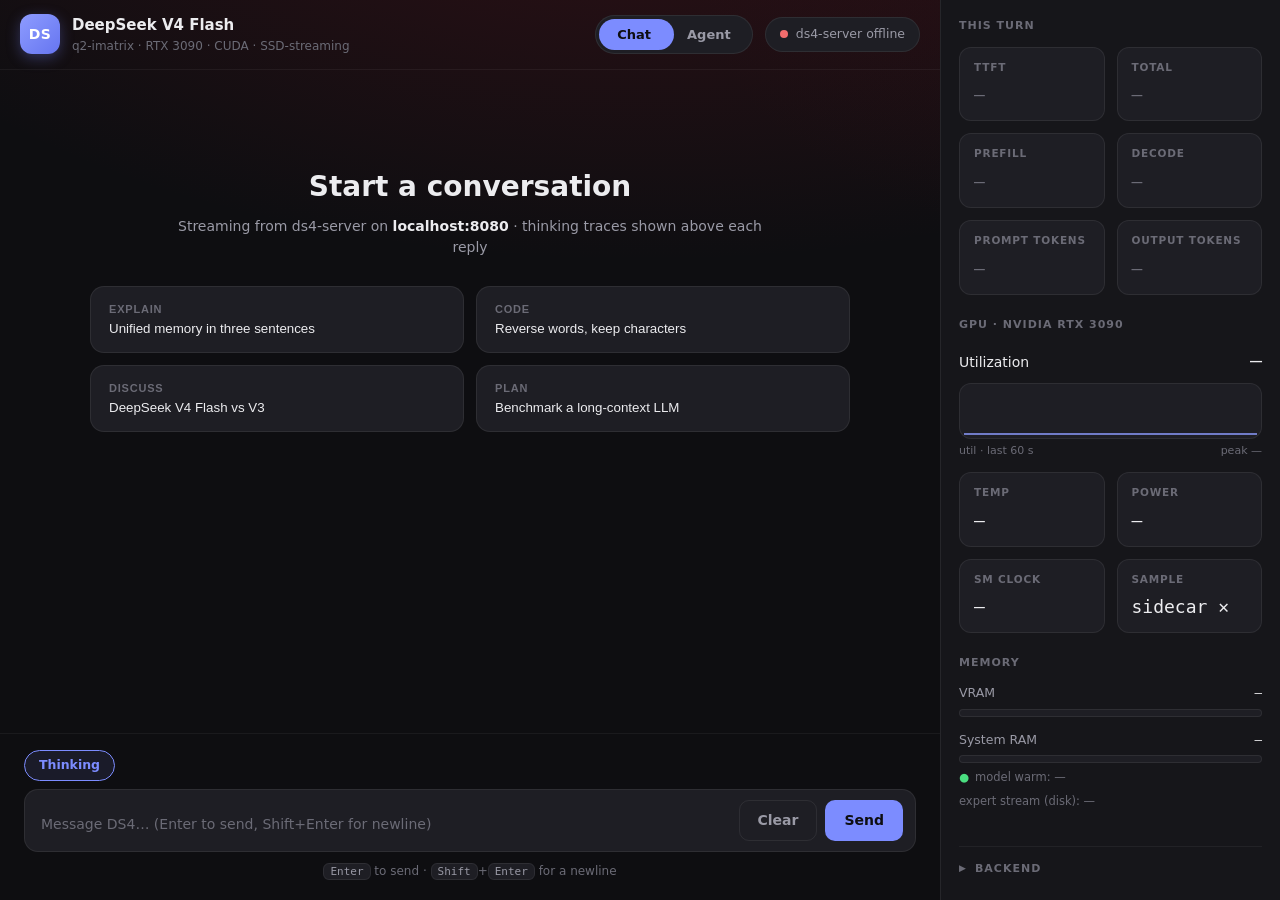
<file: index.html>
<!DOCTYPE html>
<html lang="en">
<head>
  <meta charset="utf-8">
  <meta name="viewport" content="width=device-width, initial-scale=1">
  <title>DS4 · DeepSeek V4 Flash</title>
  <link rel="stylesheet" href="styles.css">
</head>
<body>
  <div class="app">
    <!-- ===================== MAIN ===================== -->
    <main class="main">
      <header class="topbar">
        <div class="brand">
          <div class="brand__badge">DS</div>
          <div class="brand__meta">
            <div class="brand__title">DeepSeek V4 Flash</div>
            <div class="brand__sub" id="brandSub">q2-imatrix · RTX 3090 · CUDA · SSD-streaming</div>
          </div>
        </div>

        <div class="topbar__right">
          <div class="segmented" id="modeToggle">
            <span class="segmented__thumb"></span>
            <button class="segmented__btn is-active" data-mode="chat">Chat</button>
            <button class="segmented__btn" data-mode="agent">Agent</button>
          </div>
          <div class="status" id="serverStatus" data-state="online">
            <span class="status__dot"></span>
            <span class="status__label">ds4-server online</span>
          </div>
        </div>
      </header>

      <section class="conversation">
        <!-- Empty state (Chat) -->
        <div class="empty" id="emptyState">
          <h1 class="empty__title">Start a conversation</h1>
          <p class="empty__sub">Streaming from ds4-server on <b>localhost:8080</b> · thinking traces shown above each reply</p>
          <div class="cards" id="suggestionCards"></div>
        </div>

        <!-- Agent mode: display-only tool-call preview -->
        <div class="agent-preview" id="agentPreview" hidden>
          <div class="agent-note">
            <span class="agent-note__icon">🛠️</span>
            <div><b>Agent mode — preview only.</b> Tool calls are shown to capture intent; they are
              <b>not executed yet</b>. Planned: wire these to a sandboxed tool executor in the metrics
              sidecar. See <code>frontend_specs.md</code> §10.</div>
          </div>
          <div class="turn">
            <div class="msg msg--user">Refactor <code>ds4_ssd.c</code> to add a bounds check on the read path.</div>
            <details class="think" open>
              <summary>Thinking</summary>
              <div>Read the streaming read path, find the unchecked <code>read()</code>, then propose an edit that clamps the length to the buffer capacity.</div>
            </details>
            <div class="toolcall">
              <div class="toolcall__head"><span class="toolcall__icon">⚙</span> read_file <span class="toolcall__badge">preview</span></div>
              <pre class="toolcall__args">{ "path": "ds4_ssd.c", "lines": "1-60" }</pre>
            </div>
            <div class="toolcall">
              <div class="toolcall__head"><span class="toolcall__icon">⚙</span> edit_file <span class="toolcall__badge">preview</span></div>
              <pre class="toolcall__args">{ "path": "ds4_ssd.c",
  "find":    "n = read(fd, buf, len);",
  "replace": "if (len > cap) len = cap;\n    n = read(fd, buf, len);" }</pre>
            </div>
          </div>
        </div>
        <div class="messages" id="messages"></div>
      </section>

      <footer class="composer">
        <div class="composer__opts">
          <button class="chip is-on" id="thinkToggle" title="Toggle thinking mode">Thinking</button>
        </div>
        <div class="composer__box">
          <textarea id="input" class="composer__input" rows="1"
            placeholder="Message DS4… (Enter to send, Shift+Enter for newline)"></textarea>
          <div class="composer__actions">
            <button class="btn btn--ghost" id="clearBtn">Clear</button>
            <button class="btn btn--primary" id="sendBtn">Send</button>
          </div>
        </div>
        <div class="composer__hint"><kbd>Enter</kbd> to send · <kbd>Shift</kbd>+<kbd>Enter</kbd> for a newline</div>
      </footer>
    </main>

    <!-- ===================== TELEMETRY RAIL ===================== -->
    <aside class="rail">
      <section>
        <div class="rail__label">This turn</div>
        <div class="tiles">
          <div class="tile"><div class="tile__k">TTFT</div><div class="tile__v is-empty" id="mTtft">—</div></div>
          <div class="tile"><div class="tile__k">Total</div><div class="tile__v is-empty" id="mTotal">—</div></div>
          <div class="tile"><div class="tile__k">Prefill</div><div class="tile__v is-empty" id="mPrefill">—</div></div>
          <div class="tile"><div class="tile__k">Decode</div><div class="tile__v is-empty" id="mDecode">—</div></div>
          <div class="tile"><div class="tile__k">Prompt tokens</div><div class="tile__v is-empty" id="mPrompt">—</div></div>
          <div class="tile"><div class="tile__k">Output tokens</div><div class="tile__v is-empty" id="mOutput">—</div></div>
        </div>
      </section>

      <section>
        <div class="rail__label" id="gpuLabel">GPU · NVIDIA RTX 3090</div>
        <div class="util">
          <div class="util__head"><span>Utilization</span><span class="util__pct" id="gpuUtil">—</span></div>
          <canvas class="util__spark" id="utilSpark"></canvas>
          <div class="util__foot"><span>util · last 60 s</span><span id="gpuPeak">peak —</span></div>
        </div>
        <div class="tiles">
          <div class="tile"><div class="tile__k">Temp</div><div class="tile__v" id="gpuTemp">—</div></div>
          <div class="tile"><div class="tile__k">Power</div><div class="tile__v" id="gpuPower">—</div></div>
          <div class="tile"><div class="tile__k">SM clock</div><div class="tile__v" id="gpuClock">—</div></div>
          <div class="tile"><div class="tile__k">Sample</div><div class="tile__v" id="sampleHz">—</div></div>
        </div>
      </section>

      <section>
        <div class="rail__label">Memory</div>
        <div class="bar">
          <div class="bar__head"><span>VRAM</span><span id="vramTxt">—</span></div>
          <div class="bar__track"><div class="bar__fill bar__fill--accent" id="vramFill" style="width:0%"></div></div>
        </div>
        <div class="bar">
          <div class="bar__head"><span>System RAM</span><span id="ramTxt">—</span></div>
          <div class="bar__track"><div class="bar__fill bar__fill--warn" id="ramFill" style="width:0%"></div></div>
          <div class="bar__note" id="ramNote"><span class="ok">●</span> model warm: —</div>
          <div class="bar__note" id="diskNote">expert stream (disk): —</div>
        </div>
      </section>

      <details class="backend" id="backend">
        <summary>Backend</summary>
        <div class="backend__body">
          <dl id="backendDl"></dl>
        </div>
      </details>
    </aside>
  </div>

  <div class="toast" id="toast"></div>

  <script src="config.js" defer></script>
  <script src="app.js" defer></script>
</body>
</html>
</file>
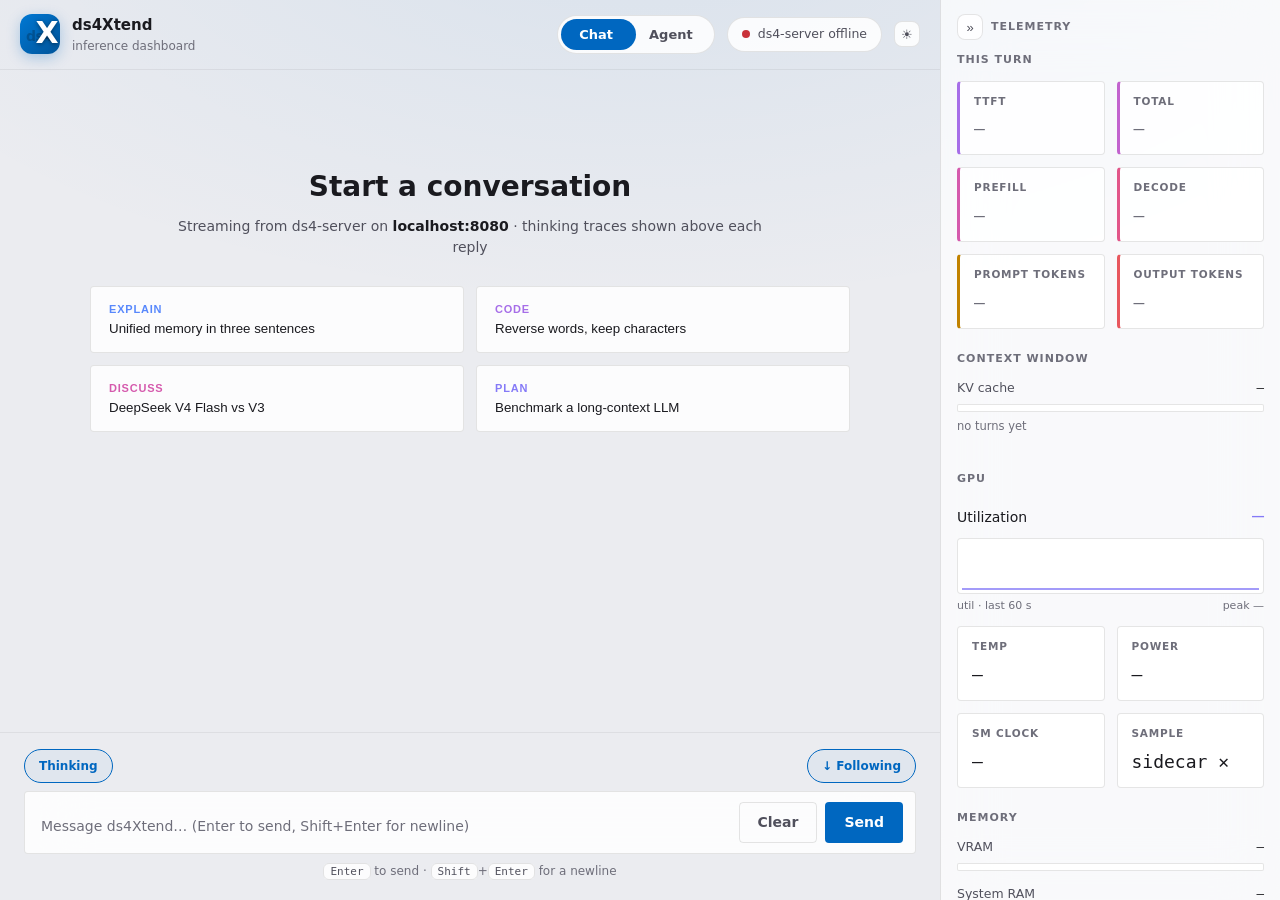
<file: code/index.html>
<!DOCTYPE html>
<!-- SPDX-License-Identifier: GPL-3.0-or-later -->
<!-- Copyright (C) 2026 Grant Harris -->
<html lang="en">
<head>
  <meta charset="utf-8">
  <meta name="viewport" content="width=device-width, initial-scale=1">
  <title>ds4Xtend · DeepSeek V4 Flash</title>
  <script>
    /* set the theme attribute before first paint so there's no light/dark flash (FOUC) */
    (function () {
      var saved = null; try { saved = localStorage.getItem("ds4x:theme"); } catch (e) {}
      document.documentElement.setAttribute("data-theme", saved || "light");   // default to the light/bright theme
    })();
  </script>
  <link rel="stylesheet" href="styles.css">
</head>
<body>
  <div class="app">
    <!-- ===================== LEFT RAIL (working tree · agent only) ===================== -->
    <aside class="lrail" id="leftRail" hidden>
      <div class="rail__hd">
        <span class="rail__ttl">Working tree</span>
        <button class="rail__icon" id="fileTreeRefresh" title="Refresh">⟳</button>
        <button class="rail__toggle" id="leftRailToggle" title="Collapse panel">«</button>
      </div>
      <div class="rail__body">
        <div class="lrail__ws">
          <span class="agent__wslabel">🔒 Workspace</span>
          <span class="agent__ws" id="agentWs">no folder locked</span>
        </div>
        <button class="chip lrail__pick" id="agentPick">Choose folder…</button>
        <div class="picker" id="picker" hidden>
          <div class="picker__head">
            <button class="btn btn--ghost" id="pickerUp">↑ Up</button>
            <span class="picker__path" id="pickerPath">~</span>
          </div>
          <div class="picker__list" id="pickerList"></div>
          <div class="picker__foot">
            <span class="picker__hint">Locked to this folder only.</span>
            <span class="picker__btns">
              <button class="btn btn--ghost" id="pickerCancel">Cancel</button>
              <button class="btn btn--primary" id="pickerLock">Lock</button>
            </span>
          </div>
        </div>
        <div class="filetree__list" id="fileTreeList"><div class="filetree__empty">lock a folder to see files</div></div>
      </div>
    </aside>
    <!-- ===================== MAIN ===================== -->
    <main class="main">
      <header class="topbar">
        <div class="brand">
          <div class="brand__badge" aria-label="ds4Xtend">
            <svg class="brand__mark" viewBox="0 0 40 40" role="img" aria-hidden="true">
              <text class="brand__mark-sub" x="6" y="27">ds4</text>
              <text class="brand__mark-x" x="27" y="29">X</text>
            </svg>
          </div>
          <div class="brand__meta">
            <div class="brand__title">ds4Xtend</div>
            <div class="brand__sub" id="brandSub">inference dashboard</div>
          </div>
        </div>

        <div class="topbar__right">
          <div class="segmented" id="modeToggle">
            <span class="segmented__thumb"></span>
            <button class="segmented__btn is-active" data-mode="chat">Chat</button>
            <button class="segmented__btn" data-mode="agent">Agent</button>
          </div>
          <div class="status" id="serverStatus" data-state="online">
            <span class="status__dot"></span>
            <span class="status__label">ds4-server online</span>
          </div>
          <button class="rail__icon" id="themeToggle" title="Toggle light / dark theme" aria-label="Toggle theme">◐</button>
        </div>
      </header>

      <section class="conversation">
        <!-- Empty state (Chat) -->
        <div class="empty" id="emptyState">
          <h1 class="empty__title">Start a conversation</h1>
          <p class="empty__sub">Streaming from ds4-server on <b>localhost:8080</b> · thinking traces shown above each reply</p>
          <div class="cards" id="suggestionCards"></div>
        </div>

        <!-- Agent mode: workspace-locked file agent -->
        <div class="agent" id="agentPanel" hidden>
          <div class="messages" id="agentMessages"></div>
          <div class="agent__empty" id="agentEmpty">Lock a folder (in the left panel), then ask the agent to read or edit files in it.</div>
        </div>

        <div class="messages" id="messages"></div>
      </section>

      <footer class="composer">
        <div class="composer__opts">
          <button class="chip is-on" id="thinkChip" title="Toggle thinking">Thinking</button>
          <div class="thinksw" id="thinkSwitch" hidden role="group" aria-label="Thinking mode" title="Thinking — on · off · auto (model decides per turn)">
            <button type="button" class="thinksw__btn" data-tm="on">Thinking</button>
            <button type="button" class="thinksw__btn" data-tm="off">Off</button>
            <button type="button" class="thinksw__btn is-active" data-tm="auto">Auto</button>
          </div>
          <div class="seg2" id="agentModeToggle" hidden title="Ask: show a diff and wait before each write · Auto: apply writes immediately (still inside the folder)">
            <span class="seg2__thumb"></span>
            <button class="seg2__btn is-active" data-am="ask">Ask</button>
            <button class="seg2__btn" data-am="auto">Auto</button>
          </div>
          <button class="chip is-on" id="stickToggle" title="Stick to the bottom while streaming">↓ Following</button>
        </div>
        <div class="composer__box">
          <textarea id="input" class="composer__input" rows="1"
            placeholder="Message ds4Xtend… (Enter to send, Shift+Enter for newline)"></textarea>
          <div class="composer__actions">
            <button class="btn btn--ghost" id="clearBtn">Clear</button>
            <button class="btn btn--primary" id="sendBtn">Send</button>
          </div>
        </div>
        <div class="composer__below">
          <div class="composer__hint"><kbd>Enter</kbd> to send · <kbd>Shift</kbd>+<kbd>Enter</kbd> for a newline</div>
          <div class="seg2" id="sendLoopToggle" title="Send: run once · Loop: re-run this prompt until you press Stop">
            <span class="seg2__thumb"></span>
            <button class="seg2__btn is-active" data-sl="send">Send</button>
            <button class="seg2__btn" data-sl="loop">Loop</button>
          </div>
        </div>
      </footer>
    </main>

    <!-- ===================== TELEMETRY RAIL ===================== -->
    <aside class="rail" id="rightRail">
      <div class="rail__hd">
        <button class="rail__toggle" id="rightRailToggle" title="Collapse panel">»</button>
        <span class="rail__ttl">Telemetry</span>
      </div>
      <div class="rail__body">
      <section>
        <div class="rail__label">This turn</div>
        <div class="tiles">
          <div class="tile"><div class="tile__k">TTFT</div><div class="tile__v is-empty" id="mTtft">—</div></div>
          <div class="tile"><div class="tile__k">Total</div><div class="tile__v is-empty" id="mTotal">—</div></div>
          <div class="tile"><div class="tile__k">Prefill</div><div class="tile__v is-empty" id="mPrefill">—</div></div>
          <div class="tile"><div class="tile__k">Decode</div><div class="tile__v is-empty" id="mDecode">—</div></div>
          <div class="tile"><div class="tile__k">Prompt tokens</div><div class="tile__v is-empty" id="mPrompt">—</div></div>
          <div class="tile"><div class="tile__k">Output tokens</div><div class="tile__v is-empty" id="mOutput">—</div></div>
        </div>
      </section>

      <section>
        <div class="rail__label">Context window</div>
        <div class="bar">
          <div class="bar__head"><span>KV cache</span><span id="ctxTxt">—</span></div>
          <div class="bar__track"><div class="bar__fill bar__fill--accent" id="ctxFill" style="width:0%"></div></div>
          <div class="bar__note" id="ctxNote">no turns yet</div>
        </div>
      </section>

      <section>
        <div class="rail__label" id="gpuLabel">GPU</div>
        <div class="util">
          <div class="util__head"><span>Utilization</span><span class="util__pct" id="gpuUtil">—</span></div>
          <canvas class="util__spark" id="utilSpark"></canvas>
          <div class="util__foot"><span>util · last 60 s</span><span id="gpuPeak">peak —</span></div>
        </div>
        <div class="tiles">
          <div class="tile"><div class="tile__k">Temp</div><div class="tile__v" id="gpuTemp">—</div></div>
          <div class="tile"><div class="tile__k">Power</div><div class="tile__v" id="gpuPower">—</div></div>
          <div class="tile"><div class="tile__k">SM clock</div><div class="tile__v" id="gpuClock">—</div></div>
          <div class="tile"><div class="tile__k">Sample</div><div class="tile__v" id="sampleHz">—</div></div>
        </div>
      </section>

      <section>
        <div class="rail__label">Memory</div>
        <div class="bar">
          <div class="bar__head"><span>VRAM</span><span id="vramTxt">—</span></div>
          <div class="bar__track"><div class="bar__fill bar__fill--accent" id="vramFill" style="width:0%"></div></div>
        </div>
        <div class="bar">
          <div class="bar__head"><span>System RAM</span><span id="ramTxt">—</span></div>
          <div class="bar__track"><div class="bar__fill bar__fill--warn" id="ramFill" style="width:0%"></div></div>
          <div class="bar__note" id="ramNote"><span class="ok">●</span> model warm: —</div>
          <div class="bar__note" id="diskNote">expert stream (disk): —</div>
        </div>
      </section>

      <details class="backend" id="backend">
        <summary>Backend</summary>
        <div class="backend__body">
          <dl id="backendDl"></dl>
        </div>
      </details>
      </div>
    </aside>
  </div>

  <div class="toast" id="toast"></div>

  <script src="config.js" defer></script>
  <script src="Agent_Tools/tools.js" defer></script>
  <script src="app.js" defer></script>
</body>
</html>
</file>
<file: styles.css>
/* ============================================================
   DS4 Web Frontend — Pop!_OS COSMIC theme  (Phase 1: shell + theme)
   ============================================================ */

:root {
  /* surfaces (near-black, slightly warm) */
  --bg:          #0E0E11;
  --surface:     #16161A;
  --surface-2:   #1E1E24;
  --surface-3:   #26262E;
  --border:      rgba(255,255,255,0.07);
  --divider:     rgba(255,255,255,0.05);
  /* text */
  --text:        #ECECEF;
  --text-dim:    #9A9AA6;
  --text-faint:  #6B6B76;
  /* accent (COSMIC periwinkle) */
  --accent:      #7C8CFF;
  --accent-hover:#8E9CFF;
  --accent-press:#6675F0;
  --on-accent:   #0E0E11;
  /* semantic */
  --online:      #4ADE80;
  --warn:        #F0A35E;
  --danger:      #F26D6D;
  /* radii / spacing */
  --r-card: 14px; --r-tile: 12px; --r-btn: 10px; --r-pill: 999px;
  --gap: 12px; --pad: 16px;
  --rail-w: 340px;

  --font: "Fira Sans", "Inter", system-ui, -apple-system, sans-serif;
  --mono: "Fira Mono", "JetBrains Mono", ui-monospace, "SF Mono", monospace;
}

* { box-sizing: border-box; }
html, body { height: 100%; margin: 0; }

body {
  font-family: var(--font);
  color: var(--text);
  background: var(--bg);
  /* warm maroon vignette like the reference image */
  background-image:
    radial-gradient(120% 80% at 50% -15%, rgba(120,20,32,0.30) 0%, transparent 55%),
    radial-gradient(90% 60% at 100% 0%, rgba(80,16,28,0.22) 0%, transparent 50%);
  background-attachment: fixed;
  -webkit-font-smoothing: antialiased;
  font-size: 14px;
  line-height: 1.5;
}

/* thin scrollbars */
* { scrollbar-width: thin; scrollbar-color: var(--surface-3) transparent; }
*::-webkit-scrollbar { width: 8px; height: 8px; }
*::-webkit-scrollbar-thumb { background: var(--surface-3); border-radius: 999px; }

kbd {
  font-family: var(--mono); font-size: 11px; color: var(--text-dim);
  background: var(--surface-2); border: 1px solid var(--border);
  border-radius: 6px; padding: 1px 6px;
}

/* ---------------- layout ---------------- */
.app {
  display: grid;
  grid-template-columns: minmax(0, 1fr) var(--rail-w);
  height: 100vh;
}
.main { display: flex; flex-direction: column; min-width: 0; }

/* ---------------- top bar ---------------- */
.topbar {
  display: flex; align-items: center; justify-content: space-between;
  gap: var(--gap); padding: 14px 20px;
  border-bottom: 1px solid var(--divider);
}
.brand { display: flex; align-items: center; gap: 12px; min-width: 0; }
.brand__badge {
  width: 40px; height: 40px; flex: none; border-radius: 12px;
  display: grid; place-items: center; font-weight: 700; letter-spacing: .5px;
  color: #fff; background: linear-gradient(135deg, var(--accent-hover), var(--accent-press));
  box-shadow: 0 4px 14px rgba(108,123,232,0.35);
}
.brand__title { font-weight: 600; font-size: 15px; }
.brand__sub { color: var(--text-faint); font-size: 12px; }

.topbar__right { display: flex; align-items: center; gap: 12px; }

/* segmented control (Chat | Agent) */
.segmented {
  position: relative; display: inline-flex; padding: 3px;
  background: var(--surface-2); border: 1px solid var(--border); border-radius: var(--r-pill);
}
.segmented__thumb {
  position: absolute; top: 3px; left: 3px; height: calc(100% - 6px); width: calc(50% - 3px);
  border-radius: var(--r-pill); background: var(--accent);
  transition: transform .18s ease; z-index: 0;
}
.segmented.is-agent .segmented__thumb { transform: translateX(100%); }
.segmented__btn {
  position: relative; z-index: 1; appearance: none; border: 0; background: transparent;
  color: var(--text-dim); font: inherit; font-weight: 600; font-size: 13px;
  padding: 6px 18px; border-radius: var(--r-pill); cursor: pointer; transition: color .15s ease;
}
.segmented__btn.is-active { color: var(--on-accent); }

/* status pill */
.status {
  display: inline-flex; align-items: center; gap: 8px;
  padding: 7px 14px; border-radius: var(--r-pill);
  background: var(--surface-2); border: 1px solid var(--border);
  font-size: 12.5px; color: var(--text-dim);
}
.status__dot { width: 8px; height: 8px; border-radius: 50%; background: var(--text-faint); }
.status[data-state="online"]  .status__dot { background: var(--online); box-shadow: 0 0 8px var(--online); }
.status[data-state="offline"] .status__dot { background: var(--danger); }
.status[data-state="connecting"] .status__dot { background: var(--warn); }

/* ---------------- conversation ---------------- */
.conversation { flex: 1; overflow: auto; padding: 24px; }

.empty { max-width: 760px; margin: 8vh auto 0; text-align: center; }
.empty__title { font-size: 28px; font-weight: 600; margin: 0 0 8px; }
.empty__sub { color: var(--text-dim); margin: 0 auto 28px; max-width: 620px; }
.empty__sub b { color: var(--text); font-weight: 600; }

.cards { display: grid; grid-template-columns: 1fr 1fr; gap: var(--gap); }
.card {
  text-align: left; cursor: pointer; padding: 16px 18px;
  background: var(--surface-2); border: 1px solid var(--border); border-radius: var(--r-card);
  transition: transform .15s ease, border-color .15s ease, background .15s ease;
}
.card:hover { background: var(--surface-3); border-color: var(--accent); transform: translateY(-2px); }
.card__tag { font-size: 11px; letter-spacing: .8px; color: var(--text-faint); font-weight: 700; }
.card__text { margin-top: 6px; color: var(--text); }

/* agent preview (display-only) */
.agent-preview { max-width: 760px; margin: 6vh auto 0; }
.agent-note {
  display: flex; gap: 12px; padding: 14px 16px; margin-bottom: 18px;
  background: rgba(124,140,255,0.08); border: 1px solid rgba(124,140,255,0.30);
  border-radius: var(--r-card); color: var(--text-dim); font-size: 13px;
}
.agent-note b { color: var(--text); }
.agent-note__icon { font-size: 18px; line-height: 1; }
.turn { display: flex; flex-direction: column; gap: 12px; }
.msg { padding: 12px 14px; border-radius: var(--r-card); max-width: 90%; }
.msg--user { align-self: flex-end; background: var(--surface-2); border: 1px solid var(--border); }
.think {
  background: var(--surface); border: 1px dashed var(--border); border-radius: var(--r-tile);
  padding: 8px 12px; color: var(--text-dim); font-size: 13px;
}
.think summary { cursor: pointer; color: var(--text-faint); font-weight: 600; letter-spacing: .4px; }
.think > div { margin-top: 8px; }
.toolcall { background: var(--surface-2); border: 1px solid var(--border); border-radius: var(--r-tile); overflow: hidden; }
.toolcall__head {
  display: flex; align-items: center; gap: 8px; padding: 8px 12px;
  font-family: var(--mono); font-size: 13px; color: var(--accent-hover);
  border-bottom: 1px solid var(--divider);
}
.toolcall__icon { color: var(--text-dim); }
.toolcall__badge {
  margin-left: auto; font-family: var(--font); font-size: 10px; letter-spacing: .6px;
  color: var(--warn); border: 1px solid rgba(240,163,94,0.4); border-radius: var(--r-pill); padding: 1px 8px;
}
.toolcall__args { margin: 0; padding: 10px 12px; font-family: var(--mono); font-size: 12.5px; color: var(--text-dim); white-space: pre-wrap; }

/* ---------------- composer ---------------- */
.composer { padding: 16px 24px 20px; border-top: 1px solid var(--divider); }
.composer__box {
  display: flex; align-items: flex-end; gap: 10px; padding: 10px 12px;
  background: var(--surface-2); border: 1px solid var(--border); border-radius: var(--r-card);
  transition: border-color .15s ease;
}
.composer__box:focus-within { border-color: var(--accent); }
.composer__input {
  flex: 1; resize: none; border: 0; outline: 0; background: transparent;
  color: var(--text); font: inherit; max-height: 200px; padding: 6px 4px;
}
.composer__input::placeholder { color: var(--text-faint); }
.composer__actions { display: flex; gap: 8px; }
.composer__hint { text-align: center; color: var(--text-faint); font-size: 12px; margin-top: 10px; }

.btn { appearance: none; font: inherit; font-weight: 600; cursor: pointer; border-radius: var(--r-btn); padding: 9px 18px; border: 1px solid transparent; transition: background .15s ease, border-color .15s ease, opacity .15s ease; }
.btn--primary { background: var(--accent); color: var(--on-accent); }
.btn--primary:hover { background: var(--accent-hover); }
.btn--primary:active { background: var(--accent-press); }
.btn--ghost { background: transparent; color: var(--text-dim); border-color: var(--border); }
.btn--ghost:hover { background: var(--surface-3); color: var(--text); }

/* ---------------- right rail (telemetry) ---------------- */
.rail {
  overflow: auto; background: var(--surface);
  border-left: 1px solid var(--border); padding: 18px 18px 28px;
  display: flex; flex-direction: column; gap: 22px;
}
.rail__label { text-transform: uppercase; letter-spacing: 1px; font-size: 11px; color: var(--text-faint); font-weight: 700; margin-bottom: 12px; }

.tiles { display: grid; grid-template-columns: 1fr 1fr; gap: var(--gap); }
.tile { background: var(--surface-2); border: 1px solid var(--border); border-radius: var(--r-tile); padding: 12px 14px; }
.tile__k { font-size: 10.5px; letter-spacing: .8px; text-transform: uppercase; color: var(--text-faint); font-weight: 700; }
.tile__v { font-family: var(--mono); font-size: 18px; margin-top: 6px; color: var(--text); }
.tile__v.is-empty { color: var(--text-faint); }

/* GPU utilization + sparkline */
.util { margin-bottom: var(--gap); }
.util__head { display: flex; justify-content: space-between; align-items: baseline; }
.util__pct { font-family: var(--mono); font-size: 20px; }
.util__spark { display: block; width: 100%; height: 56px; margin: 8px 0 4px;
  background: var(--surface-2); border: 1px solid var(--border); border-radius: var(--r-tile); }
.util__foot { display: flex; justify-content: space-between; font-size: 11px; color: var(--text-faint); }

/* memory bars */
.bar { margin-bottom: 14px; }
.bar__head { display: flex; justify-content: space-between; font-size: 12.5px; color: var(--text-dim); margin-bottom: 6px; }
.bar__head span:last-child { font-family: var(--mono); color: var(--text); }
.bar__track { height: 8px; border-radius: var(--r-pill); background: var(--surface-2); border: 1px solid var(--border); overflow: hidden; }
.bar__fill { height: 100%; border-radius: var(--r-pill); transition: width .4s ease; }
.bar__fill--accent { background: linear-gradient(90deg, var(--accent-press), var(--accent-hover)); }
.bar__fill--warn { background: linear-gradient(90deg, #E0884A, var(--warn)); }
.bar__note { margin-top: 6px; font-size: 11.5px; color: var(--text-faint); display: flex; align-items: center; gap: 6px; }
.bar__note .ok { color: var(--online); }

/* backend collapsible */
.backend { border-top: 1px solid var(--divider); padding-top: 14px; }
.backend > summary { cursor: pointer; list-style: none; text-transform: uppercase; letter-spacing: 1px; font-size: 11px; color: var(--text-faint); font-weight: 700; display: flex; align-items: center; gap: 8px; }
.backend > summary::-webkit-details-marker { display: none; }
.backend > summary::before { content: "▶"; font-size: 9px; transition: transform .15s ease; }
.backend[open] > summary::before { transform: rotate(90deg); }
.backend__body { margin-top: 12px; }
.backend__body dl { display: grid; grid-template-columns: auto 1fr; gap: 6px 14px; margin: 0; font-size: 12.5px; }
.backend__body dt { color: var(--text-faint); }
.backend__body dd { margin: 0; font-family: var(--mono); color: var(--text-dim); text-align: right; }

/* toast (Phase-1 feedback for not-yet-wired actions) */
.toast {
  position: fixed; left: 50%; bottom: 90px; transform: translateX(-50%) translateY(10px);
  background: var(--surface-3); border: 1px solid var(--border); color: var(--text);
  padding: 10px 16px; border-radius: var(--r-btn); font-size: 13px; opacity: 0; pointer-events: none;
  transition: opacity .2s ease, transform .2s ease; box-shadow: 0 10px 30px rgba(0,0,0,0.4);
}
.toast.is-show { opacity: 1; transform: translateX(-50%) translateY(0); }

/* ---------------- chat (Phase 2) ---------------- */
.messages { max-width: 760px; margin: 0 auto; display: flex; flex-direction: column; gap: 16px; }
.msg--assistant { align-self: flex-start; background: var(--surface); border: 1px solid var(--border); max-width: 94%; }
.msg--error { border-color: rgba(242,109,109,0.45); }
.msg--error .md { color: var(--danger); }
.msg__meta { margin-top: 8px; font-size: 11.5px; color: var(--text-faint); font-family: var(--mono); }
.think__body { margin-top: 8px; white-space: pre-wrap; color: var(--text-dim); font-size: 13px; max-height: 320px; overflow: auto; }

.md { line-height: 1.55; }
.md.is-streaming { white-space: pre-wrap; }
.md > :first-child { margin-top: 0; } .md > :last-child { margin-bottom: 0; }
.md p { margin: 8px 0; }
.md h1,.md h2,.md h3 { margin: 14px 0 6px; line-height: 1.25; font-weight: 600; }
.md h1 { font-size: 19px; } .md h2 { font-size: 17px; } .md h3 { font-size: 15px; }
.md ul,.md ol { margin: 8px 0; padding-left: 22px; } .md li { margin: 3px 0; }
.md a { color: var(--accent-hover); }
.md code { font-family: var(--mono); font-size: 12.5px; background: var(--surface-2); border: 1px solid var(--border); border-radius: 6px; padding: 1px 5px; }
.md pre { margin: 0; }
.md pre code { display: block; padding: 12px 14px; background: var(--bg); border: 1px solid var(--border); border-radius: var(--r-tile); overflow-x: auto; white-space: pre; }
.codewrap { position: relative; margin: 10px 0; }
.codewrap .copy { position: absolute; top: 8px; right: 8px; font: inherit; font-size: 11px; cursor: pointer;
  color: var(--text-dim); background: var(--surface-2); border: 1px solid var(--border); border-radius: 6px; padding: 3px 9px; opacity: 0; transition: opacity .15s ease; }
.codewrap:hover .copy { opacity: 1; }
.cursor { display: inline-block; width: 7px; height: 1.05em; background: var(--accent); vertical-align: text-bottom; margin-left: 2px; animation: blink 1s steps(2) infinite; }
@keyframes blink { 50% { opacity: 0; } }

/* thinking toggle chip */
.composer__opts { display: flex; gap: 8px; margin-bottom: 8px; }
.chip { appearance: none; cursor: pointer; font: inherit; font-size: 12.5px; font-weight: 600; color: var(--text-dim);
  background: var(--surface-2); border: 1px solid var(--border); border-radius: var(--r-pill); padding: 5px 14px; transition: color .15s ease, border-color .15s ease, background .15s ease; }
.chip.is-on { color: var(--accent); border-color: var(--accent); background: rgba(124,140,255,0.10); }

.btn:disabled { opacity: .5; cursor: not-allowed; }
.btn--stop { background: var(--danger); color: #fff; }
.btn--stop:hover { background: #f58383; }

/* ---------------- responsive ---------------- */
@media (max-width: 1100px) {
  .app { grid-template-columns: 1fr; height: auto; min-height: 100vh; }
  .rail { border-left: 0; border-top: 1px solid var(--border); }
  .conversation { min-height: 50vh; }
}

@media (prefers-reduced-motion: reduce) {
  * { transition: none !important; }
}
</file>
<file: code/styles.css>
/* SPDX-License-Identifier: GPL-3.0-or-later */
/* Copyright (C) 2026 Grant Harris */
/* ============================================================
   ds4Xtend — UIXtend theme  (dual: light-acrylic / dark-glass)
   Token layers: A) primitives (:root)  B) per-theme semantics
   ============================================================ */

:root {
  /* ---- Layer A: UIXtend primitives (theme-independent) ---- */
  --ux-blue:      #0067C0;            /* Windows accent */
  --ux-blue-rgb:  0,103,192;          /* for alpha-state recipes */
  --ux-white:     #FFFFFF;  --ux-white-rgb: 255,255,255;
  --ux-black:     #000000;  --ux-black-rgb: 0,0,0;
  /* 10-color OKLCH accessibility palette (deuteranomaly-safe, green excluded) */
  --ux-p1:  #5888FC;  --ux-p2:  #857AF7;  --ux-p3:  #A66EE8;  --ux-p4:  #C263CE;
  --ux-p5:  #D55AAD;  --ux-p6:  #E25689;  --ux-p7:  #E8575E;  --ux-p8:  #E65F2A;
  --ux-p9:  #DB6D00;  --ux-p10: #C18200;
  /* accent overlay states (UIXtend: 4.7 / 9.8 / 17.6 %) — laid over a surface */
  --accent-bg-idle:  rgba(var(--ux-blue-rgb), .047);
  --accent-bg-hover: rgba(var(--ux-blue-rgb), .098);
  --accent-bg-press: rgba(var(--ux-blue-rgb), .176);

  /* ---- radii: square / minimal (UIXtend) ---- */
  --r-card: 4px; --r-tile: 4px; --r-btn: 4px; --r-ctrl: 2px; --r-pill: 999px;
  /* ---- spacing / layout ---- */
  --gap: 12px; --pad: 16px; --rail-w: 340px; --lrail-w: 264px;

  /* ---- typography: Segoe-first system stack (offline-safe; falls back on Linux) ---- */
  --font: "Segoe UI Variable", "Segoe UI", system-ui, "Inter", -apple-system, sans-serif;
  --mono: "Cascadia Code", "Cascadia Mono", ui-monospace, "JetBrains Mono", "SF Mono", monospace;

  /* ---- motion ---- */
  --fade-in: .5s; --fade-out: .2s;
}

/* ===================== DARK · "dark-glass" (default) ===================== */
:root, [data-theme="dark"] {
  /* surfaces — near-black ramp; surface/-2 translucent so panels frost */
  --bg:         #0E0E11;
  --surface:    rgba(22,22,26, .72);
  --surface-2:  rgba(30,30,36, .80);
  --surface-3:  #26262E;
  --border:     rgba(var(--ux-white-rgb), .09);
  --divider:    rgba(var(--ux-white-rgb), .06);
  /* text */
  --text:       #ECECEF;
  --text-dim:   #9A9AA6;
  --text-faint: #7E7E8C;        /* bumped from #6B6B76 → ~AA on bg */
  /* accent — UIXtend blue lifted for AA legibility on dark */
  --accent:       #3A93E8;
  --accent-hover: #5AA8F0;
  --accent-press: #2C7FCF;
  --on-accent:    #FFFFFF;
  --accent-soft:  var(--accent-bg-idle);
  /* semantic — borrowed from the palette so it's one system */
  --online:    #4ADE80;         /* green kept only for the binary online dot */
  --warn:      var(--ux-p9);    /* #DB6D00 */
  --warn-2:    var(--ux-p8);    /* #E65F2A — gradient partner */
  --warn-soft: rgba(219,109,0, .14);
  --danger:    var(--ux-p7);    /* #E8575E */
  --danger-2:  #D85555;
  --stop-hover:#F58383;
  --loop-hover:var(--ux-p8);
  /* glass */
  --glass-blur:   40px;
  --glass-tint:   rgba(22,24,30, .55);
  --glass-border: rgba(var(--ux-white-rgb), .10);
  --glass-solid:  #16161A;
  /* effects */
  --backdrop-glow: radial-gradient(120% 80% at 50% -10%, rgba(var(--ux-blue-rgb), .14) 0%, transparent 55%);
  --shadow-toast:  0 10px 30px rgba(var(--ux-black-rgb), .45);
  --shadow-badge:  0 4px 14px rgba(var(--ux-blue-rgb), .35);
}

/* ===================== LIGHT · "light-acrylic" ===================== */
[data-theme="light"] {
  --bg:         #EBECF0;
  --surface:    rgba(var(--ux-white-rgb), .70);
  --surface-2:  rgba(var(--ux-white-rgb), .85);
  --surface-3:  #FFFFFF;
  --border:     rgba(var(--ux-black-rgb), .10);
  --divider:    rgba(var(--ux-black-rgb), .06);
  --text:       #1A1A1F;
  --text-dim:   #50505C;
  --text-faint: #6E6E7A;
  --accent:       #0067C0;      /* pure UIXtend blue — AA on light surfaces */
  --accent-hover: #0078D4;
  --accent-press: #005499;
  --on-accent:    #FFFFFF;
  --accent-soft:  var(--accent-bg-idle);
  --online:    #16A34A;
  --warn:      #B45A00;         /* darkened #DB6D00 so amber text passes AA on light */
  --warn-2:    #C95417;
  --warn-soft: rgba(180,90,0, .12);
  --danger:    #C8313A;
  --danger-2:  #B33;
  --stop-hover:#E05555;
  --loop-hover:#C95417;
  /* glass — UIXtend white acrylic (62% luminosity, 8% over-tint folded into alpha) */
  --glass-blur:   30px;
  --glass-tint:   rgba(var(--ux-white-rgb), .62);
  --glass-border: rgba(var(--ux-white-rgb), .55);
  --glass-solid:  #F3F4F8;
  /* effects */
  --backdrop-glow: radial-gradient(120% 80% at 50% -10%, rgba(var(--ux-blue-rgb), .08) 0%, transparent 55%);
  --shadow-toast:  0 10px 30px rgba(var(--ux-black-rgb), .18);
  --shadow-badge:  0 4px 14px rgba(var(--ux-blue-rgb), .28);
}

* { box-sizing: border-box; }
[hidden] { display: none !important; }   /* author display:flex on .agent/.messages must not beat the hidden attribute */
html, body { height: 100%; margin: 0; }

body {
  font-family: var(--font);
  color: var(--text);
  background: var(--bg);
  /* faint on-brand blue top-glow — gives the acrylic panels something to frost */
  background-image: var(--backdrop-glow);
  background-attachment: fixed;
  transition: background-color .25s ease;
  -webkit-font-smoothing: antialiased;
  font-size: 14px;
  line-height: 1.5;
}

/* thin scrollbars */
* { scrollbar-width: thin; scrollbar-color: var(--surface-3) transparent; }
*::-webkit-scrollbar { width: 8px; height: 8px; }
*::-webkit-scrollbar-thumb { background: var(--surface-3); border-radius: 999px; }

kbd {
  font-family: var(--mono); font-size: 11px; color: var(--text-dim);
  background: var(--surface-2); border: 1px solid var(--border);
  border-radius: 6px; padding: 1px 6px;
}

/* ---------------- layout ---------------- */
.app {
  display: flex;
  height: 100vh;
  overflow: hidden;
}
.main { flex: 1; display: flex; flex-direction: column; min-width: 0; min-height: 0; }

/* ---------------- collapsible side rails ---------------- */
.lrail, .rail {
  flex: none; background: var(--surface);
  display: flex; flex-direction: column; min-height: 0;
  transition: width .18s ease;
}
.lrail { width: var(--lrail-w); border-right: 1px solid var(--border); }
.rail  { width: var(--rail-w);  border-left:  1px solid var(--border); }
.lrail.is-collapsed, .rail.is-collapsed { width: 46px; }
.rail__hd { display: flex; align-items: center; gap: 8px; padding: 14px 16px 8px; flex: none; }
.rail__ttl { text-transform: uppercase; letter-spacing: 1px; font-size: 11px; color: var(--text-faint); font-weight: 700; white-space: nowrap; }
.lrail .rail__ttl { margin-right: auto; }
.rail__toggle, .rail__icon {
  appearance: none; border: 1px solid var(--border); background: var(--surface-2); color: var(--text-dim);
  width: 26px; height: 26px; border-radius: 8px; cursor: pointer; display: inline-grid; place-items: center;
  font-size: 13px; line-height: 1; flex: none; padding: 0;
}
.rail__toggle:hover, .rail__icon:hover { background: var(--surface-3); color: var(--text); }
.rail__body { flex: 1; min-height: 0; overflow: auto; }
.rail  .rail__body { padding: 4px 16px 24px; display: flex; flex-direction: column; gap: 22px; }
.lrail .rail__body { padding: 2px 6px 10px; }
.is-collapsed .rail__body, .is-collapsed .rail__ttl, .is-collapsed .rail__icon { display: none; }
.is-collapsed .rail__hd { padding: 12px 0; justify-content: center; }

/* ---------------- top bar ---------------- */
.topbar {
  display: flex; align-items: center; justify-content: space-between;
  gap: var(--gap); padding: 14px 20px;
  border-bottom: 1px solid var(--divider);
}
.brand { display: flex; align-items: center; gap: 12px; min-width: 0; }
.brand__badge {
  width: 40px; height: 40px; flex: none; border-radius: 12px;
  display: grid; place-items: center; overflow: hidden;
  background: linear-gradient(135deg, var(--accent-hover), var(--accent-press));
  box-shadow: var(--shadow-badge);
}
/* UIXtend-style mark: "ds4" recessed into the blue field, bold white "X" hero on top */
.brand__mark { display: block; width: 40px; height: 40px; }
.brand__mark-sub {
  font-family: var(--font); font-weight: 800; font-size: 14px; letter-spacing: -.5px;
  fill: var(--ux-black); fill-opacity: .22;   /* embossed recess, like UIXtend's "UI" */
}
.brand__mark-x {
  font-family: var(--font); font-weight: 800; font-size: 30px; text-anchor: middle;
  fill: var(--ux-white);
  /* drop shadow keeps the white "X" legible on the lighter blue in light theme */
  filter: drop-shadow(0 1px 2px rgba(var(--ux-black-rgb), .45));
}
.brand__title { font-weight: 600; font-size: 15px; }
.brand__sub { color: var(--text-faint); font-size: 12px; }

.topbar__right { display: flex; align-items: center; gap: 12px; }

/* segmented control (Chat | Agent) */
.segmented {
  position: relative; display: inline-flex; padding: 3px;
  background: var(--surface-2); border: 1px solid var(--border); border-radius: var(--r-pill);
}
.segmented__thumb {
  position: absolute; top: 3px; left: 3px; height: calc(100% - 6px); width: calc(50% - 3px);
  border-radius: var(--r-pill); background: var(--accent);
  transition: transform .18s ease; z-index: 0;
}
.segmented.is-agent .segmented__thumb { transform: translateX(100%); }
.segmented__btn {
  position: relative; z-index: 1; appearance: none; border: 0; background: transparent;
  color: var(--text-dim); font: inherit; font-weight: 600; font-size: 13px;
  padding: 6px 18px; border-radius: var(--r-pill); cursor: pointer; transition: color .15s ease;
}
.segmented__btn.is-active { color: var(--on-accent); }

/* status pill */
.status {
  display: inline-flex; align-items: center; gap: 8px;
  padding: 7px 14px; border-radius: var(--r-pill);
  background: var(--surface-2); border: 1px solid var(--border);
  font-size: 12.5px; color: var(--text-dim);
}
.status__dot { width: 8px; height: 8px; border-radius: 50%; background: var(--text-faint); }
.status[data-state="online"]  .status__dot { background: var(--online); box-shadow: 0 0 8px var(--online); }
.status[data-state="offline"] .status__dot { background: var(--danger); }
.status[data-state="connecting"] .status__dot { background: var(--warn); }

/* ---------------- conversation ---------------- */
.conversation { flex: 1; overflow: auto; min-height: 0; padding: 24px; }

.empty { max-width: 760px; margin: 8vh auto 0; text-align: center; }
.empty__title { font-size: 28px; font-weight: 600; margin: 0 0 8px; }
.empty__sub { color: var(--text-dim); margin: 0 auto 28px; max-width: 620px; }
.empty__sub b { color: var(--text); font-weight: 600; }

.cards { display: grid; grid-template-columns: 1fr 1fr; gap: var(--gap); }
.card {
  text-align: left; cursor: pointer; padding: 16px 18px;
  background: var(--surface-2); border: 1px solid var(--border); border-radius: var(--r-card);
  transition: transform .15s ease, border-color .15s ease, background .15s ease;
}
.card:hover { background: var(--surface-3); border-color: var(--accent); transform: translateY(-2px); }
.card__tag { font-size: 11px; letter-spacing: .8px; color: var(--text-faint); font-weight: 700; }
.card__text { margin-top: 6px; color: var(--text); }

/* agent preview (display-only) */
.agent-preview { max-width: 760px; margin: 6vh auto 0; }
.agent-note {
  display: flex; gap: 12px; padding: 14px 16px; margin-bottom: 18px;
  background: var(--accent-soft); border: 1px solid var(--accent-bg-press);
  border-radius: var(--r-card); color: var(--text-dim); font-size: 13px;
}
.agent-note b { color: var(--text); }
.agent-note__icon { font-size: 18px; line-height: 1; }
.turn { display: flex; flex-direction: column; gap: 12px; }
.msg { padding: 12px 14px; border-radius: var(--r-card); max-width: 90%; }
.msg--user { align-self: flex-end; background: var(--surface-2); border: 1px solid var(--border); }
.think {
  background: var(--surface); border: 1px dashed var(--border); border-radius: var(--r-tile);
  padding: 8px 12px; color: var(--text-dim); font-size: 13px;
}
.think summary { cursor: pointer; color: var(--text-faint); font-weight: 600; letter-spacing: .4px; }
.think > div { margin-top: 8px; }
.toolcall { background: var(--surface-2); border: 1px solid var(--border); border-radius: var(--r-tile); overflow: hidden; }
.toolcall__head {
  display: flex; align-items: center; gap: 8px; padding: 8px 12px;
  font-family: var(--mono); font-size: 13px; color: var(--accent-hover);
  border-bottom: 1px solid var(--divider);
}
.toolcall__icon { color: var(--text-dim); }
.toolcall__badge {
  margin-left: auto; font-family: var(--font); font-size: 10px; letter-spacing: .6px;
  color: var(--warn); border: 1px solid var(--warn); border-radius: var(--r-pill); padding: 1px 8px;
}
.toolcall__args { margin: 0; padding: 10px 12px; font-family: var(--mono); font-size: 12.5px; color: var(--text-dim); white-space: pre-wrap; }

/* ---------------- composer ---------------- */
.composer { padding: 16px 24px 20px; border-top: 1px solid var(--divider); }
.composer__box {
  display: flex; align-items: flex-end; gap: 10px; padding: 10px 12px;
  background: var(--surface-2); border: 1px solid var(--border); border-radius: var(--r-card);
  transition: border-color .15s ease;
}
.composer__box:focus-within { border-color: var(--accent); }
.composer__input {
  flex: 1; resize: none; border: 0; outline: 0; background: transparent;
  color: var(--text); font: inherit; max-height: 200px; padding: 6px 4px;
}
.composer__input::placeholder { color: var(--text-faint); }
.composer__actions { display: flex; gap: 8px; }
.composer__below { display: flex; align-items: center; gap: 12px; margin-top: 8px; padding: 0 13px; }   /* 13px = box padding(12)+border(1), so Send/Loop lands under the Send button + hint aligns to the textarea */
.composer__input:disabled { opacity: .5; cursor: not-allowed; }
.composer.is-locked #clearBtn,
.composer.is-locked #sendLoopToggle,
.composer.is-locked #thinkToggle,
.composer.is-locked #agentModeToggle { opacity: .45; pointer-events: none; }   /* while looping: Stop + Follow stay usable */
.composer__hint { flex: 1; text-align: center; color: var(--text-faint); font-size: 12px; margin: 0; }   /* fills the row; centers (alone in Chat, beside Send/Loop in Agent) */

.btn { appearance: none; font: inherit; font-weight: 600; cursor: pointer; border-radius: var(--r-btn); padding: 9px 18px; border: 1px solid transparent; transition: background .15s ease, border-color .15s ease, opacity .15s ease; }
.btn--primary { background: var(--accent); color: var(--on-accent); }
.btn--primary:hover { background: var(--accent-hover); }
.btn--primary:active { background: var(--accent-press); }
.btn--ghost { background: transparent; color: var(--text-dim); border-color: var(--border); }
.btn--ghost:hover { background: var(--surface-3); color: var(--text); }

/* ---------------- right rail (telemetry) ---------------- */
.rail__label { text-transform: uppercase; letter-spacing: 1px; font-size: 11px; color: var(--text-faint); font-weight: 700; margin-bottom: 12px; }

.tiles { display: grid; grid-template-columns: 1fr 1fr; gap: var(--gap); }
.tile { background: var(--surface-2); border: 1px solid var(--border); border-radius: var(--r-tile); padding: 12px 14px; }
.tile__k { font-size: 10.5px; letter-spacing: .8px; text-transform: uppercase; color: var(--text-faint); font-weight: 700; }
.tile__v { font-family: var(--mono); font-size: 18px; margin-top: 6px; color: var(--text); }
.tile__v.is-empty { color: var(--text-faint); }
.tile__v.is-live { color: var(--accent); }   /* live estimate while streaming; reverts to normal when final */

/* GPU utilization + sparkline */
.util { margin-bottom: var(--gap); }
.util__head { display: flex; justify-content: space-between; align-items: baseline; }
.util__pct { font-family: var(--mono); font-size: 20px; }
.util__spark { display: block; width: 100%; height: 56px; margin: 8px 0 4px;
  background: var(--surface-2); border: 1px solid var(--border); border-radius: var(--r-tile); }
.util__foot { display: flex; justify-content: space-between; font-size: 11px; color: var(--text-faint); }

/* memory bars */
.bar { margin-bottom: 14px; }
.bar__head { display: flex; justify-content: space-between; font-size: 12.5px; color: var(--text-dim); margin-bottom: 6px; }
.bar__head span:last-child { font-family: var(--mono); color: var(--text); }
.bar__track { height: 8px; border-radius: var(--r-ctrl); background: var(--surface-2); border: 1px solid var(--border); overflow: hidden; }
.bar__fill { height: 100%; border-radius: var(--r-ctrl); transition: width .4s ease; }
.bar__fill--accent { background: linear-gradient(90deg, var(--accent-press), var(--accent-hover)); }
.bar__fill--warn { background: linear-gradient(90deg, var(--warn-2), var(--warn)); }
.bar__fill--danger { background: linear-gradient(90deg, var(--danger-2), var(--danger)); }
.bar__note { margin-top: 6px; font-size: 11.5px; color: var(--text-faint); display: flex; align-items: center; gap: 6px; }
.bar__note .ok { color: var(--online); }

/* backend collapsible */
.backend { border-top: 1px solid var(--divider); padding-top: 14px; }
.backend > summary { cursor: pointer; list-style: none; text-transform: uppercase; letter-spacing: 1px; font-size: 11px; color: var(--text-faint); font-weight: 700; display: flex; align-items: center; gap: 8px; }
.backend > summary::-webkit-details-marker { display: none; }
.backend > summary::before { content: "▶"; font-size: 9px; transition: transform .15s ease; }
.backend[open] > summary::before { transform: rotate(90deg); }
.backend__body { margin-top: 12px; }
.backend__body dl { display: grid; grid-template-columns: auto 1fr; gap: 6px 14px; margin: 0; font-size: 12.5px; }
.backend__body dt { color: var(--text-faint); }
.backend__body dd { margin: 0; font-family: var(--mono); color: var(--text-dim); text-align: right; }

/* toast (Phase-1 feedback for not-yet-wired actions) */
.toast {
  position: fixed; left: 50%; bottom: 90px; transform: translateX(-50%) translateY(10px);
  background: var(--surface-3); border: 1px solid var(--border); color: var(--text);
  padding: 10px 16px; border-radius: var(--r-btn); font-size: 13px; opacity: 0; pointer-events: none;
  transition: opacity .2s ease, transform .2s ease; box-shadow: var(--shadow-toast);
}
.toast.is-show { opacity: 1; transform: translateX(-50%) translateY(0); }

/* ---------------- chat (Phase 2) ---------------- */
.messages { max-width: 760px; margin: 0 auto; display: flex; flex-direction: column; gap: 16px; }
.msg--assistant { align-self: flex-start; background: var(--surface); border: 1px solid var(--border); max-width: 94%; }
.msg--error { border-color: rgba(242,109,109,0.45); }
.msg--error .md { color: var(--danger); }
.msg__meta { margin-top: 8px; font-size: 11.5px; color: var(--text-faint); font-family: var(--mono); }
.msg__warn { margin-top: 8px; font-size: 12px; color: var(--warn); display: flex; align-items: center; gap: 6px; }
.msg__warn--full { color: var(--danger); }
.think__body { margin-top: 8px; white-space: pre-wrap; color: var(--text-dim); font-size: 13px; max-height: 320px; overflow: auto; }

.md { line-height: 1.55; }
.md.is-streaming { white-space: pre-wrap; }
.md > :first-child { margin-top: 0; } .md > :last-child { margin-bottom: 0; }
.md p { margin: 8px 0; }
.md h1,.md h2,.md h3 { margin: 14px 0 6px; line-height: 1.25; font-weight: 600; }
.md h1 { font-size: 19px; } .md h2 { font-size: 17px; } .md h3 { font-size: 15px; }
.md ul,.md ol { margin: 8px 0; padding-left: 22px; } .md li { margin: 3px 0; }
.md a { color: var(--accent-hover); }
.md code { font-family: var(--mono); font-size: 12.5px; background: var(--surface-2); border: 1px solid var(--border); border-radius: 6px; padding: 1px 5px; }
.md pre { margin: 0; }
.md pre code { display: block; padding: 12px 14px; background: var(--bg); border: 1px solid var(--border); border-radius: var(--r-tile); overflow-x: auto; white-space: pre; }
.codewrap { position: relative; margin: 10px 0; }
.codewrap .copy { position: absolute; top: 8px; right: 8px; font: inherit; font-size: 11px; cursor: pointer;
  color: var(--text-dim); background: var(--surface-2); border: 1px solid var(--border); border-radius: 6px; padding: 3px 9px; opacity: 0; transition: opacity .15s ease; }
.codewrap:hover .copy { opacity: 1; }
.cursor { display: inline-block; width: 7px; height: 1.05em; background: var(--accent); vertical-align: text-bottom; margin-left: 2px; animation: blink 1s ease-in-out infinite; }
@keyframes blink {           /* smooth, monitor-fps fade — hold on, fade out, hold off, fade in */
  0%, 35%  { opacity: 1; }
  50%, 85% { opacity: 0; }
  100%     { opacity: 1; }
}

/* thinking toggle chip */
.composer__opts { display: flex; align-items: center; gap: 8px; margin-bottom: 8px; }
#stickToggle { margin-left: auto; }
.chip { appearance: none; cursor: pointer; font: inherit; font-size: 12px; font-weight: 600; color: var(--text-dim); white-space: nowrap;
  background: var(--surface-2); border: 1px solid var(--border); border-radius: var(--r-pill); padding: 7px 14px; transition: color .15s ease, border-color .15s ease, background .15s ease; }   /* 7px padding -> same height as the .seg2 controls; nowrap so the label can't wrap and grow taller */
.chip.is-on { color: var(--accent); border-color: var(--accent); background: var(--accent-soft); }

.btn:disabled { opacity: .5; cursor: not-allowed; }
.btn--stop { background: var(--danger); color: #fff; }
.btn--stop:hover { background: var(--stop-hover); }
.btn--loop { background: var(--warn); color: var(--on-accent); }   /* same orange as the Auto toggle */
.btn--loop:hover { background: var(--loop-hover); }

/* ---------------- agent mode ---------------- */
.agent { max-width: 820px; margin: 0 auto; display: flex; flex-direction: column; gap: 14px; }
.agent__bar { display: flex; align-items: center; justify-content: space-between; gap: 12px;
  background: var(--surface); border: 1px solid var(--border); border-radius: var(--r-card); padding: 10px 14px; }
.agent__wsinfo { display: flex; flex-direction: column; min-width: 0; }
.agent__wslabel { font-size: 11px; letter-spacing: .6px; color: var(--text-faint); font-weight: 700; }
.agent__ws { font-family: var(--mono); font-size: 12.5px; color: var(--text); overflow: hidden; text-overflow: ellipsis; white-space: nowrap; }
.agent__ctrls { display: flex; align-items: center; gap: 10px; flex: none; }
.agent__empty { text-align: center; color: var(--text-faint); padding: 24px 0; }

/* small Ask/Auto segmented control */
.seg2 { position: relative; display: inline-flex; padding: 3px; background: var(--surface-2); border: 1px solid var(--border); border-radius: var(--r-pill); }
.seg2__thumb { position: absolute; top: 3px; left: 3px; height: calc(100% - 6px); width: calc(50% - 3px); border-radius: var(--r-pill); background: var(--accent); transition: transform .18s ease; }
.seg2.is-auto .seg2__thumb { transform: translateX(100%); background: var(--warn); }
.seg2.is-loop .seg2__thumb { transform: translateX(100%); background: var(--warn); }   /* Loop = same orange as Auto */
.seg2__btn { position: relative; z-index: 1; appearance: none; border: 0; background: transparent; color: var(--text-dim); font: inherit; font-weight: 600; font-size: 12px; padding: 4px 14px; border-radius: var(--r-pill); cursor: pointer; }
.seg2__btn.is-active { color: var(--on-accent); }

/* Thinking switch (on · off · auto) — per-segment active color: accent=on, grey=off, orange=auto */
.thinksw { display: inline-flex; align-items: center; padding: 3px; gap: 2px; background: var(--surface-2); border: 1px solid var(--border); border-radius: var(--r-pill); }
.thinksw__btn { appearance: none; border: 0; background: transparent; color: var(--text-dim); font: inherit; font-weight: 600; font-size: 12px; padding: 4px 14px; border-radius: var(--r-pill); cursor: pointer; transition: background .15s ease, color .15s ease; }   /* metrics match .seg2__btn so heights line up */
.thinksw__btn:hover { color: var(--text); }
.thinksw__btn.is-active[data-tm="on"]   { background: var(--accent);    color: var(--on-accent); }
.thinksw__btn.is-active[data-tm="off"]  { background: var(--surface-3); color: var(--text); }
.thinksw__btn.is-active[data-tm="auto"] { background: var(--warn);      color: var(--on-accent); }
.thinksw.is-locked { opacity: 0.5; pointer-events: none; }   /* unselectable mid-loop, like the Chat/Agent toggle */
.msg__think { color: var(--warn); font-family: var(--mono); }

/* folder picker */
.picker { background: var(--surface); border: 1px solid var(--border); border-radius: var(--r-card); overflow: hidden; }
.picker__head { display: flex; align-items: center; gap: 10px; padding: 10px 12px; border-bottom: 1px solid var(--divider); }
.picker__path { font-family: var(--mono); font-size: 12.5px; color: var(--text-dim); overflow: hidden; text-overflow: ellipsis; white-space: nowrap; }
.picker__list { max-height: 320px; overflow: auto; padding: 6px; display: flex; flex-direction: column; gap: 2px; }
.picker__row { display: flex; align-items: center; gap: 8px; text-align: left; appearance: none; border: 0; background: transparent; color: var(--text); font: inherit; padding: 7px 10px; border-radius: 8px; cursor: pointer; }
.picker__row:hover { background: var(--surface-3); }
.picker__ic { opacity: .85; }
.picker__empty { color: var(--text-faint); padding: 14px; font-size: 13px; }
.picker__foot { display: flex; align-items: center; justify-content: space-between; gap: 12px; padding: 10px 12px; border-top: 1px solid var(--divider); }
.picker__hint { font-size: 12px; color: var(--text-faint); }
.picker__btns { display: flex; gap: 8px; flex: none; }

/* folder UI inside the left rail */
.lrail__ws { display: flex; flex-direction: column; gap: 2px; padding: 8px 8px 6px; }
.lrail__pick { display: block; width: calc(100% - 12px); margin: 0 6px 8px; text-align: center; }
.lrail .picker { margin: 0 6px 8px; }
.lrail .picker__list { max-height: 32vh; }
.lrail .picker__foot { flex-direction: column; align-items: stretch; gap: 8px; }
.lrail .picker__btns { justify-content: flex-end; }

/* tool-call cards */
.tcall { background: var(--surface-2); border: 1px solid var(--border); border-radius: var(--r-tile); overflow: hidden; max-width: 94%; align-self: flex-start; }
.tcall__head { display: flex; align-items: center; gap: 8px; padding: 8px 12px; font-family: var(--mono); font-size: 13px; color: var(--accent-hover); border-bottom: 1px solid var(--divider); }
.tcall__ic { color: var(--text-dim); }
.tcall__name { color: var(--accent-hover); }
.tcall__state { margin-left: auto; font-family: var(--font); font-size: 11px; letter-spacing: .5px; color: var(--text-faint); }
.tcall__state--ok { color: var(--online); }
.tcall__state--err { color: var(--danger); }
.tcall__state--skip { color: var(--warn); }
.tcall__args { margin: 0; padding: 8px 12px; font-family: var(--mono); font-size: 12px; color: var(--text-dim); white-space: pre-wrap; word-break: break-word; }
.tcall__out { margin: 0; padding: 10px 12px; border-top: 1px solid var(--divider); font-family: var(--mono); font-size: 12px; color: var(--text-dim); white-space: pre-wrap; word-break: break-word; max-height: 320px; overflow: auto; }

/* write approval */
.approve { border: 1px solid var(--warn); border-radius: var(--r-tile); overflow: hidden; }
.approve__head { padding: 8px 12px; background: var(--warn-soft); color: var(--text); font-size: 13px; }
.approve__head b { font-family: var(--mono); }
.approve__meta { color: var(--text-faint); font-size: 12px; }
.approve__body { margin: 0; padding: 10px 12px; font-family: var(--mono); font-size: 12px; color: var(--text); white-space: pre-wrap; word-break: break-word; max-height: 300px; overflow: auto; background: var(--bg); }
.approve__btns { display: flex; justify-content: flex-end; gap: 8px; padding: 10px 12px; }

/* ---------------- working-tree list (left rail) ---------------- */
.agent { max-width: 820px; }
.filetree__list { display: flex; flex-direction: column; gap: 1px; }
.filetree__empty { color: var(--text-faint); font-size: 12px; padding: 10px; }
.ftrow { display: flex; align-items: center; gap: 7px; padding: 4px 8px; border-radius: 6px; font-size: 13px; }
.ftrow--dir { color: var(--text); font-weight: 500; }
.ftrow--file { cursor: pointer; color: var(--text-dim); }
.ftrow--file:hover { background: var(--surface-3); color: var(--text); }
.ftrow__ic { flex: none; }
.ftrow__nm { overflow: hidden; text-overflow: ellipsis; white-space: nowrap; }
.ftprev { margin: 2px 8px 6px 20px; padding: 8px 10px; background: var(--bg); border: 1px solid var(--border); border-radius: 8px; font-family: var(--mono); font-size: 11.5px; color: var(--text-dim); white-space: pre-wrap; max-height: 240px; overflow: auto; }

/* ---------------- live write preview (agent) ---------------- */
.wprev { align-self: flex-start; max-width: 94%; margin: 2px 0; border: 1px solid var(--border); border-radius: var(--r-tile); overflow: hidden; background: var(--surface-2); }
.wprev__head { display: flex; align-items: center; gap: 8px; width: 100%; text-align: left; appearance: none; border: 0; background: transparent; color: var(--text); font: inherit; padding: 8px 12px; cursor: pointer; border-bottom: 1px solid var(--divider); }
.wprev__head:hover { background: var(--surface-3); }
.wprev.is-collapsed .wprev__head { border-bottom: 0; }
.wprev__caret { color: var(--text-faint); font-size: 11px; width: 12px; flex: none; }
.wprev__title { font-family: var(--mono); font-size: 13px; color: var(--accent-hover); }
.wprev__state { margin-left: auto; font-size: 11px; letter-spacing: .4px; color: var(--text-faint); }
.wprev__state--ok { color: var(--online); }
.wprev__state--err { color: var(--danger); }
.wprev__state--skip { color: var(--warn); }
.wprev__pre { margin: 0; padding: 10px 12px; font-family: var(--mono); font-size: 12px; line-height: 1.5; color: var(--text-dim); white-space: pre-wrap; word-break: break-word; max-height: 320px; overflow: auto; background: var(--bg); }
.wprev.is-collapsed .wprev__pre, .wprev.is-collapsed .wprev__actions { display: none; }
.wprev__cursor { display: inline-block; width: 7px; height: 1.05em; background: var(--accent); vertical-align: text-bottom; animation: blink 1s ease-in-out infinite; }
.wprev__actions { display: flex; align-items: center; gap: 8px; padding: 8px 12px; border-top: 1px solid var(--divider); }
.wprev__ask { font-size: 12.5px; color: var(--text-dim); margin-right: auto; }

/* ---------------- UIXtend acrylic glass (large panels only — iGPU-friendly) ---------------- */
/* surfaces are already translucent via the theme tokens; just add the blur + keep the tinted
   border. Small repeated elements (.tile/.card) stay flat-on-panel for scroll perf. */
.rail, .lrail, .composer__box, .agent__bar, .picker {
  backdrop-filter: blur(var(--glass-blur)) saturate(140%);
  -webkit-backdrop-filter: blur(var(--glass-blur)) saturate(140%);
}
@supports not ((backdrop-filter: blur(1px)) or (-webkit-backdrop-filter: blur(1px))) {
  .rail, .lrail, .composer__box, .agent__bar, .picker { background: var(--glass-solid); }
}

/* ---------------- UIXtend 10-color palette → functional accents ---------------- */
#ctxFill  { background: var(--ux-p1); }                 /* context / KV-cache bar */
#vramFill { background: var(--ux-p8); }                 /* VRAM bar (System-RAM bar uses --warn = p9) */
#gpuUtil  { color: var(--ux-p2); }                      /* GPU util % (sparkline stroke set in app.js) */
/* "This turn" metric tiles — a thin per-tile accent edge (the numbers stay --text) */
.rail .rail__body > section:first-of-type .tile { border-left: 3px solid var(--border); }
.rail .rail__body > section:first-of-type .tile:nth-child(1) { border-left-color: var(--ux-p3); }
.rail .rail__body > section:first-of-type .tile:nth-child(2) { border-left-color: var(--ux-p4); }
.rail .rail__body > section:first-of-type .tile:nth-child(3) { border-left-color: var(--ux-p5); }
.rail .rail__body > section:first-of-type .tile:nth-child(4) { border-left-color: var(--ux-p6); }
.rail .rail__body > section:first-of-type .tile:nth-child(5) { border-left-color: var(--ux-p10); }
.rail .rail__body > section:first-of-type .tile:nth-child(6) { border-left-color: var(--ux-p7); }
/* suggestion-card tags cycle the palette for variety (decorative only) */
.cards .card:nth-child(4n+1) .card__tag { color: var(--ux-p1); }
.cards .card:nth-child(4n+2) .card__tag { color: var(--ux-p3); }
.cards .card:nth-child(4n+3) .card__tag { color: var(--ux-p5); }
.cards .card:nth-child(4n)   .card__tag { color: var(--ux-p2); }

/* ---------------- UIXtend motion (fade-in) ---------------- */
@keyframes ux-fade-in { from { opacity: 0; transform: translateY(2px); } to { opacity: 1; transform: none; } }
.msg, .toolcall, .tcall, .card, .wprev { animation: ux-fade-in var(--fade-in) ease both; }

/* ---------------- responsive ---------------- */
@media (max-width: 1100px) {
  .app { flex-direction: column; height: 100vh; overflow: hidden; }   /* keep internal scroll — never lengthen the page */
  .lrail, .rail { width: auto !important; max-height: 32vh; border: 0; flex: none; }
  .lrail { border-bottom: 1px solid var(--border); }   /* working tree squishes to the top */
  .rail  { border-top: 1px solid var(--border); }        /* telemetry squishes to the bottom */
  .main { flex: 1; min-height: 0; }                      /* conversation keeps its own scroll container */
  .lrail.is-collapsed, .rail.is-collapsed { max-height: none; }
  .is-collapsed .rail__hd { justify-content: flex-start; padding: 12px 16px; }
}

@media (prefers-reduced-motion: reduce) {
  *, *::before, *::after { animation: none !important; transition: none !important; }
}
</file>
